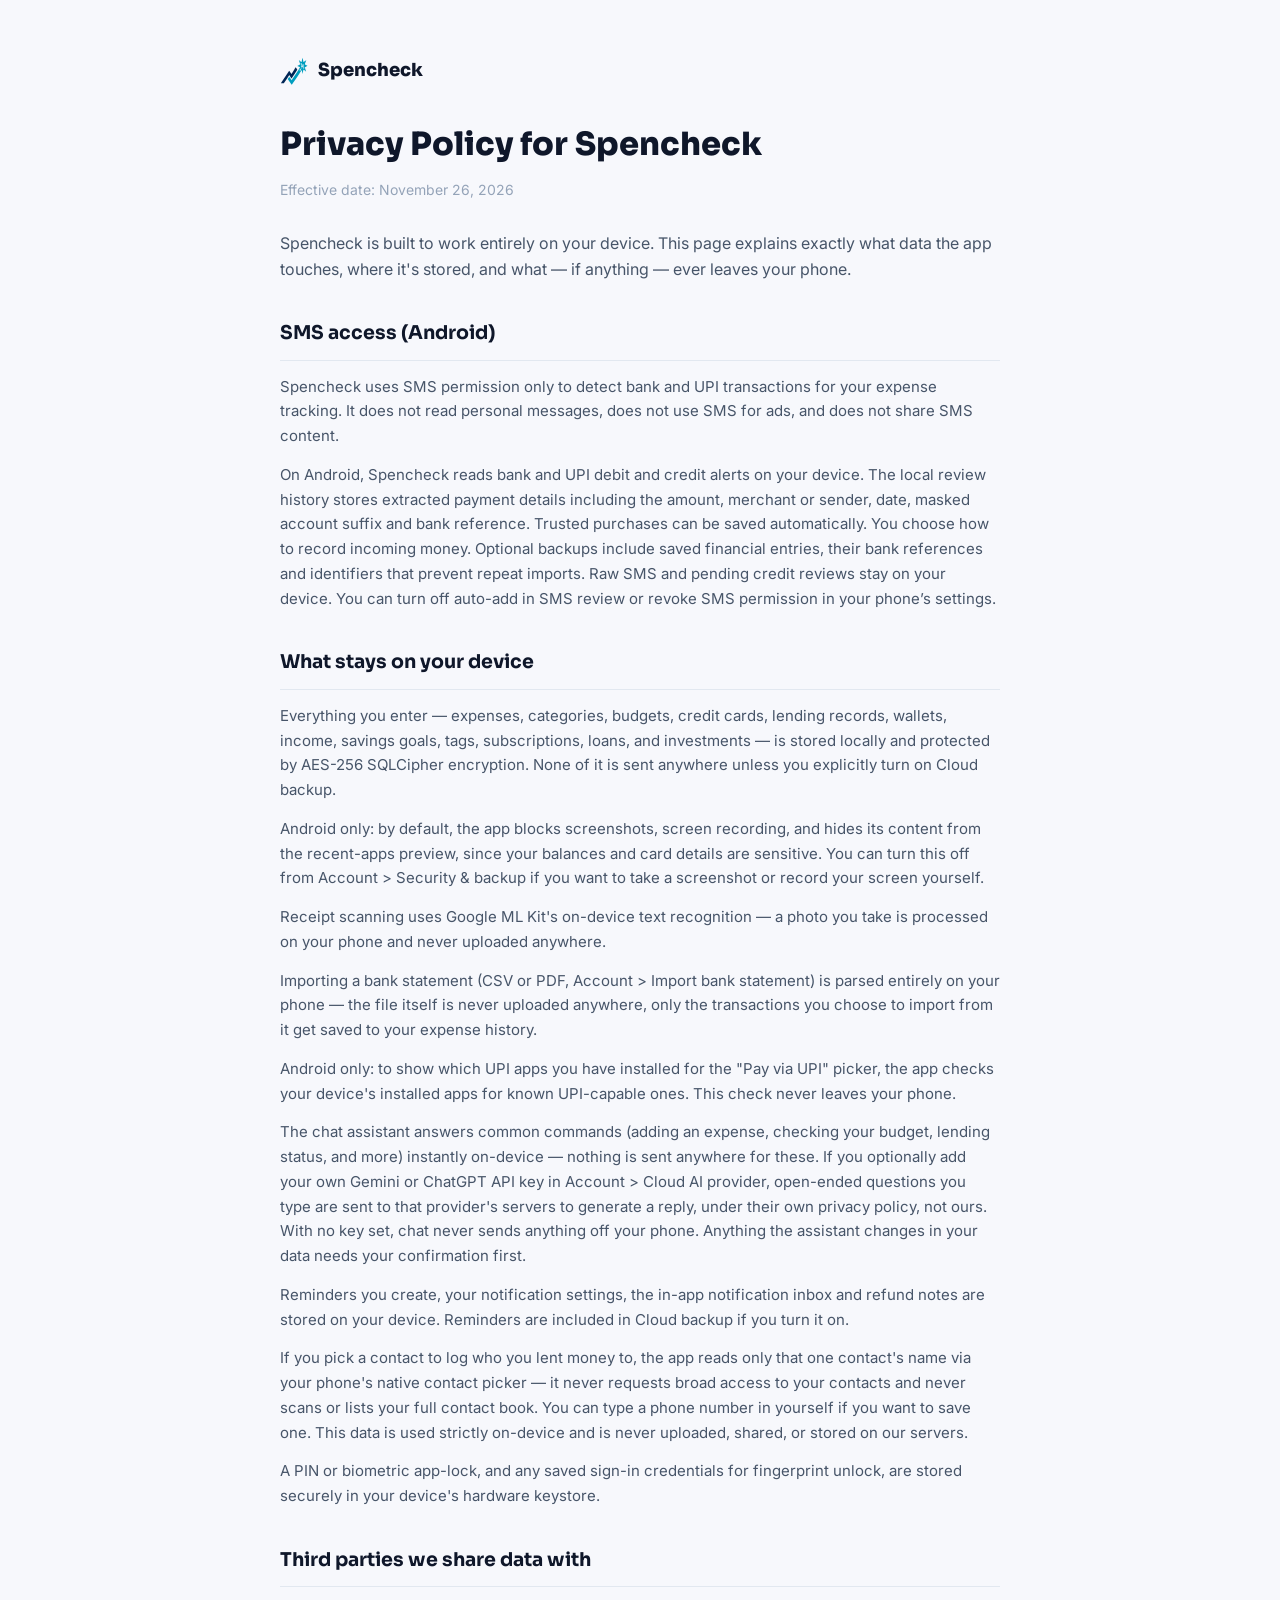
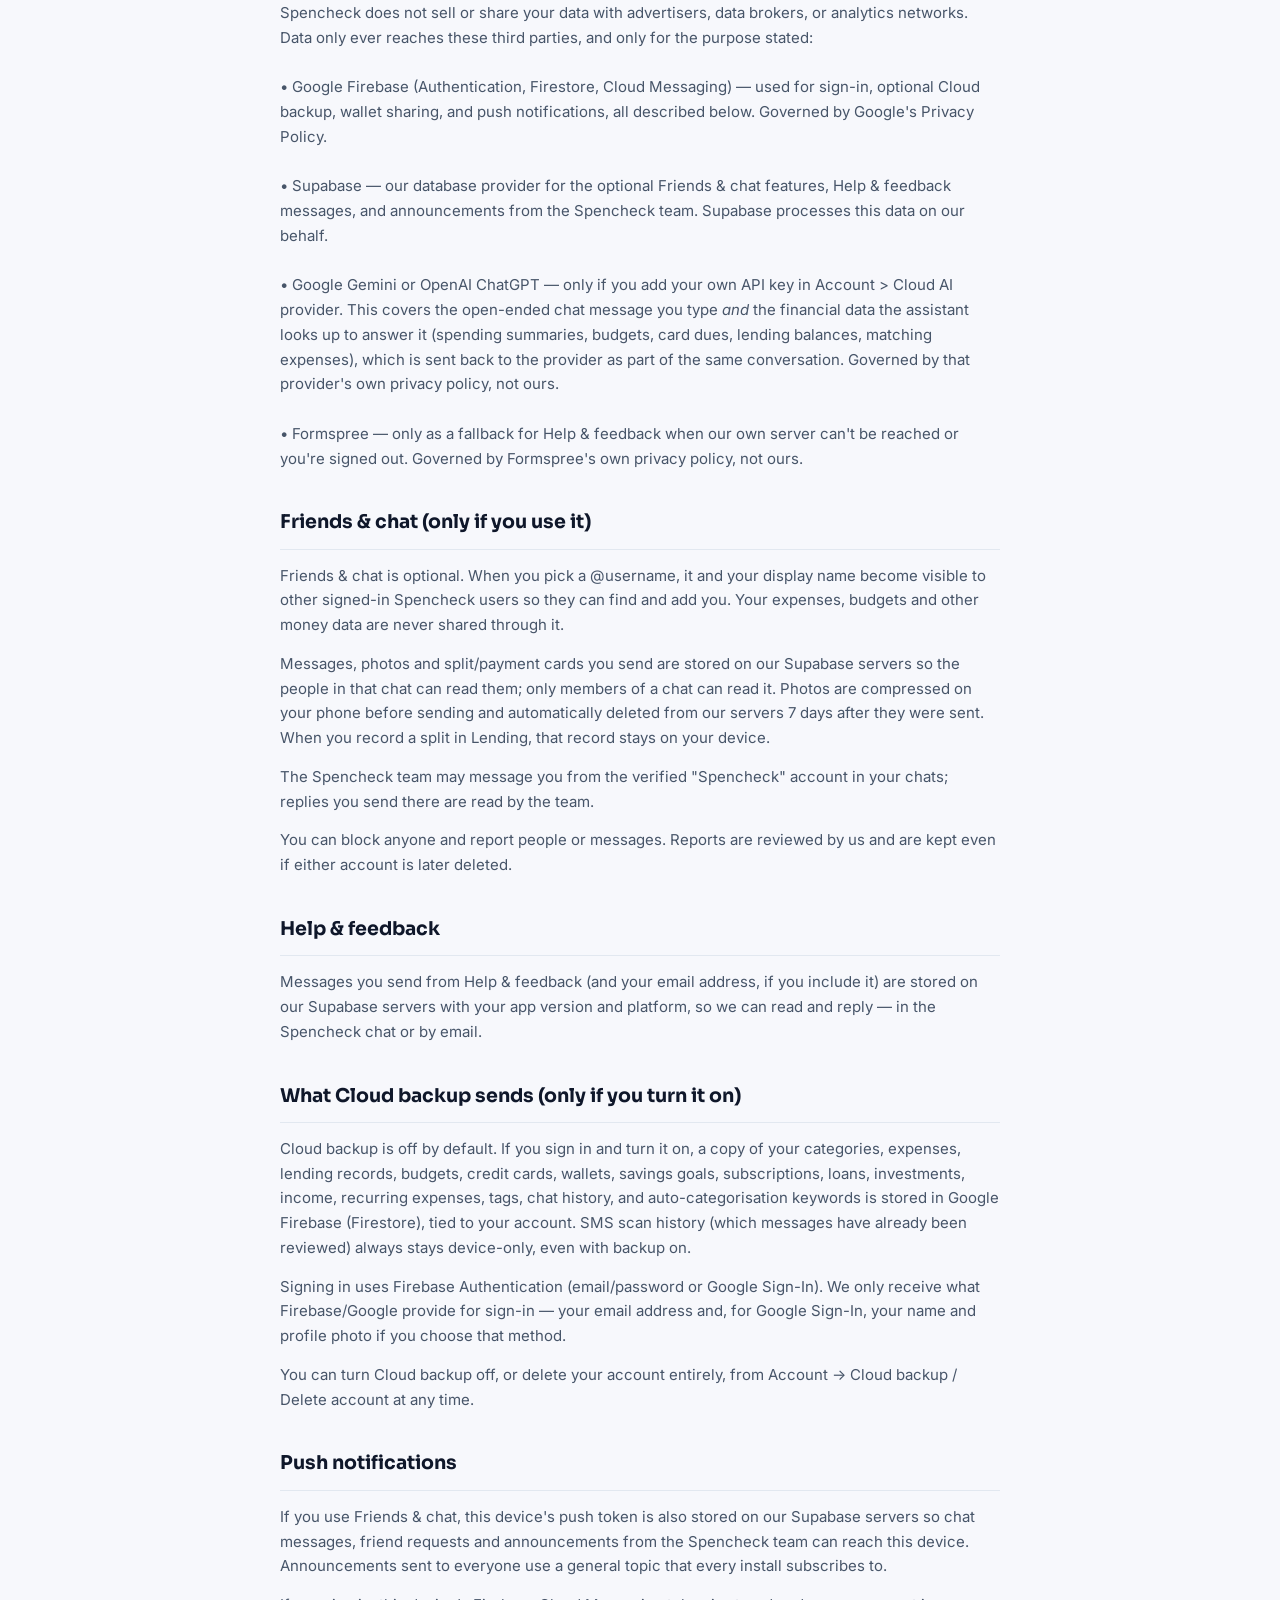
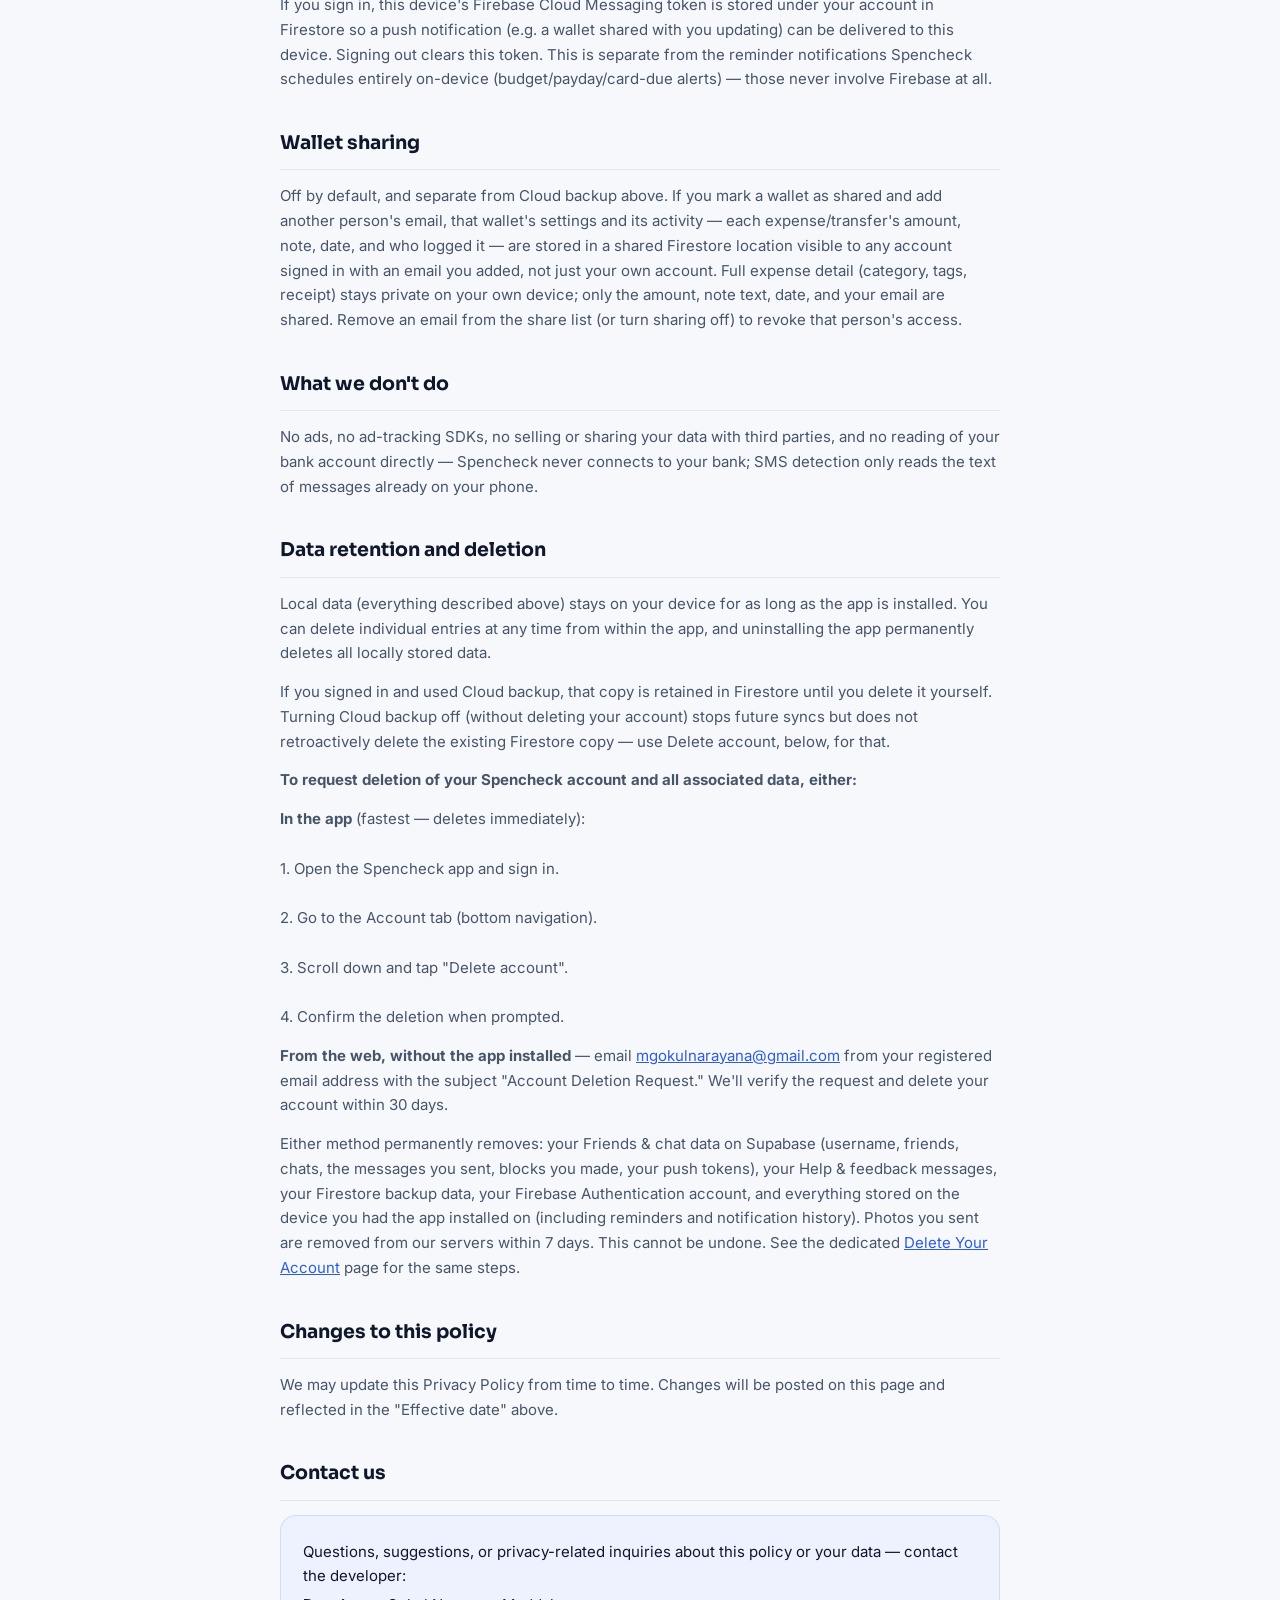
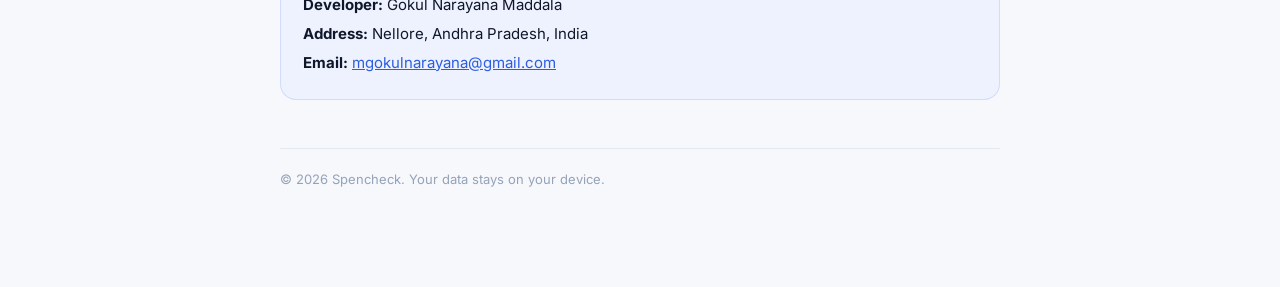
<file: privacy-policy.html>
<!DOCTYPE html>
<html lang="en">
<head>
<meta charset="UTF-8" />
<meta name="viewport" content="width=device-width, initial-scale=1.0" />
<title>Privacy Policy — Spencheck</title>
<meta name="description" content="Spencheck's privacy policy: what data the app touches, where it's stored, and what — if anything — ever leaves your phone." />
<link rel="preconnect" href="https://fonts.googleapis.com" />
<link rel="preconnect" href="https://fonts.gstatic.com" crossorigin />
<link href="https://fonts.googleapis.com/css2?family=Sora:wght@600;700;800&family=Inter:wght@400;500;600&display=swap" rel="stylesheet" />
<style>
  :root{
    --indigo:#2C5CE0; --indigo-soft:#EEF2FF;
    --base:#F7F8FC; --surface:#FFFFFF;
    --text-primary:#0F172A; --text-secondary:#475569; --text-muted:#94A3B8;
    --border:#E2E8F0;
  }
  *{box-sizing:border-box;}
  body{
    margin:0; background:var(--base); color:var(--text-primary);
    font-family:'Inter',system-ui,sans-serif; line-height:1.65;
  }
  .wrap{max-width:760px; margin:0 auto; padding:56px 20px 96px;}
  a{color:var(--indigo);}
  .brand{display:flex; align-items:center; gap:10px; margin-bottom:32px; text-decoration:none;}
  .brand img{width:28px; height:28px;}
  .brand span{font-family:'Sora',sans-serif; font-weight:800; font-size:18px; color:var(--text-primary);}
  h1{font-family:'Sora',sans-serif; font-weight:800; font-size:32px; margin:0 0 8px;}
  .meta{color:var(--text-muted); font-size:14px; margin-bottom:28px;}
  .intro{font-size:16px; color:var(--text-secondary); margin-bottom:36px;}
  h2{
    font-family:'Sora',sans-serif; font-weight:700; font-size:19px;
    margin:36px 0 14px; padding-bottom:10px; border-bottom:1px solid var(--border);
  }
  p{font-size:15px; color:var(--text-secondary); margin:0 0 14px; white-space:pre-line;}
  .contact-box{
    background:var(--indigo-soft); border:1px solid rgba(44,92,224,.15);
    border-radius:16px; padding:20px 22px; font-size:15px; color:var(--text-primary);
  }
  .contact-box p{margin:4px 0; color:var(--text-primary);}
  footer{margin-top:48px; padding-top:20px; border-top:1px solid var(--border); font-size:13px; color:var(--text-muted);}
</style>
</head>
<body>
<div class="wrap">
  <a class="brand" href="index.html">
    <img src="spenchecklogo.svg" alt="" />
    <span>Spencheck</span>
  </a>

  <h1>Privacy Policy for Spencheck</h1>
  <div class="meta">Effective date: November 26, 2026</div>
  <p class="intro">Spencheck is built to work entirely on your device. This page explains exactly what data the app touches, where it's stored, and what — if anything — ever leaves your phone.</p>

  <h2>SMS access (Android)</h2>
  <p>Spencheck uses SMS permission only to detect bank and UPI transactions for your expense tracking. It does not read personal messages, does not use SMS for ads, and does not share SMS content.</p>
  <p>On Android, Spencheck reads bank and UPI debit and credit alerts on your device. The local review history stores extracted payment details including the amount, merchant or sender, date, masked account suffix and bank reference. Trusted purchases can be saved automatically. You choose how to record incoming money. Optional backups include saved financial entries, their bank references and identifiers that prevent repeat imports. Raw SMS and pending credit reviews stay on your device. You can turn off auto-add in SMS review or revoke SMS permission in your phone’s settings.</p>

  <h2>What stays on your device</h2>
  <p>Everything you enter — expenses, categories, budgets, credit cards, lending records, wallets, income, savings goals, tags, subscriptions, loans, and investments — is stored locally and protected by AES-256 SQLCipher encryption. None of it is sent anywhere unless you explicitly turn on Cloud backup.</p>
  <p>Android only: by default, the app blocks screenshots, screen recording, and hides its content from the recent-apps preview, since your balances and card details are sensitive. You can turn this off from Account &gt; Security &amp; backup if you want to take a screenshot or record your screen yourself.</p>
  <p>Receipt scanning uses Google ML Kit's on-device text recognition — a photo you take is processed on your phone and never uploaded anywhere.</p>
  <p>Importing a bank statement (CSV or PDF, Account &gt; Import bank statement) is parsed entirely on your phone — the file itself is never uploaded anywhere, only the transactions you choose to import from it get saved to your expense history.</p>
  <p>Android only: to show which UPI apps you have installed for the "Pay via UPI" picker, the app checks your device's installed apps for known UPI-capable ones. This check never leaves your phone.</p>
  <p>The chat assistant answers common commands (adding an expense, checking your budget, lending status, and more) instantly on-device — nothing is sent anywhere for these. If you optionally add your own Gemini or ChatGPT API key in Account &gt; Cloud AI provider, open-ended questions you type are sent to that provider's servers to generate a reply, under their own privacy policy, not ours. With no key set, chat never sends anything off your phone. Anything the assistant changes in your data needs your confirmation first.</p>
  <p>Reminders you create, your notification settings, the in-app notification inbox and refund notes are stored on your device. Reminders are included in Cloud backup if you turn it on.</p>
  <p>If you pick a contact to log who you lent money to, the app reads only that one contact's name via your phone's native contact picker — it never requests broad access to your contacts and never scans or lists your full contact book. You can type a phone number in yourself if you want to save one. This data is used strictly on-device and is never uploaded, shared, or stored on our servers.</p>
  <p>A PIN or biometric app-lock, and any saved sign-in credentials for fingerprint unlock, are stored securely in your device's hardware keystore.</p>

  <h2>Third parties we share data with</h2>
  <p>Spencheck does not sell or share your data with advertisers, data brokers, or analytics networks. Data only ever reaches these third parties, and only for the purpose stated:

• Google Firebase (Authentication, Firestore, Cloud Messaging) — used for sign-in, optional Cloud backup, wallet sharing, and push notifications, all described below. Governed by Google's Privacy Policy.

• Supabase — our database provider for the optional Friends &amp; chat features, Help &amp; feedback messages, and announcements from the Spencheck team. Supabase processes this data on our behalf.

• Google Gemini or OpenAI ChatGPT — only if you add your own API key in Account &gt; Cloud AI provider. This covers the open-ended chat message you type <em>and</em> the financial data the assistant looks up to answer it (spending summaries, budgets, card dues, lending balances, matching expenses), which is sent back to the provider as part of the same conversation. Governed by that provider's own privacy policy, not ours.

• Formspree — only as a fallback for Help &amp; feedback when our own server can't be reached or you're signed out. Governed by Formspree's own privacy policy, not ours.</p>

  <h2>Friends &amp; chat (only if you use it)</h2>
  <p>Friends &amp; chat is optional. When you pick a @username, it and your display name become visible to other signed-in Spencheck users so they can find and add you. Your expenses, budgets and other money data are never shared through it.</p>
  <p>Messages, photos and split/payment cards you send are stored on our Supabase servers so the people in that chat can read them; only members of a chat can read it. Photos are compressed on your phone before sending and automatically deleted from our servers 7 days after they were sent. When you record a split in Lending, that record stays on your device.</p>
  <p>The Spencheck team may message you from the verified "Spencheck" account in your chats; replies you send there are read by the team.</p>
  <p>You can block anyone and report people or messages. Reports are reviewed by us and are kept even if either account is later deleted.</p>

  <h2>Help &amp; feedback</h2>
  <p>Messages you send from Help &amp; feedback (and your email address, if you include it) are stored on our Supabase servers with your app version and platform, so we can read and reply — in the Spencheck chat or by email.</p>

  <h2>What Cloud backup sends (only if you turn it on)</h2>
  <p>Cloud backup is off by default. If you sign in and turn it on, a copy of your categories, expenses, lending records, budgets, credit cards, wallets, savings goals, subscriptions, loans, investments, income, recurring expenses, tags, chat history, and auto-categorisation keywords is stored in Google Firebase (Firestore), tied to your account. SMS scan history (which messages have already been reviewed) always stays device-only, even with backup on.</p>
  <p>Signing in uses Firebase Authentication (email/password or Google Sign-In). We only receive what Firebase/Google provide for sign-in — your email address and, for Google Sign-In, your name and profile photo if you choose that method.</p>
  <p>You can turn Cloud backup off, or delete your account entirely, from Account → Cloud backup / Delete account at any time.</p>

  <h2>Push notifications</h2>
  <p>If you use Friends &amp; chat, this device's push token is also stored on our Supabase servers so chat messages, friend requests and announcements from the Spencheck team can reach this device. Announcements sent to everyone use a general topic that every install subscribes to.</p>
  <p>If you sign in, this device's Firebase Cloud Messaging token is stored under your account in Firestore so a push notification (e.g. a wallet shared with you updating) can be delivered to this device. Signing out clears this token. This is separate from the reminder notifications Spencheck schedules entirely on-device (budget/payday/card-due alerts) — those never involve Firebase at all.</p>

  <h2>Wallet sharing</h2>
  <p>Off by default, and separate from Cloud backup above. If you mark a wallet as shared and add another person's email, that wallet's settings and its activity — each expense/transfer's amount, note, date, and who logged it — are stored in a shared Firestore location visible to any account signed in with an email you added, not just your own account. Full expense detail (category, tags, receipt) stays private on your own device; only the amount, note text, date, and your email are shared. Remove an email from the share list (or turn sharing off) to revoke that person's access.</p>

  <h2>What we don't do</h2>
  <p>No ads, no ad-tracking SDKs, no selling or sharing your data with third parties, and no reading of your bank account directly — Spencheck never connects to your bank; SMS detection only reads the text of messages already on your phone.</p>

  <h2 id="delete-account">Data retention and deletion</h2>
  <p>Local data (everything described above) stays on your device for as long as the app is installed. You can delete individual entries at any time from within the app, and uninstalling the app permanently deletes all locally stored data.</p>
  <p>If you signed in and used Cloud backup, that copy is retained in Firestore until you delete it yourself. Turning Cloud backup off (without deleting your account) stops future syncs but does not retroactively delete the existing Firestore copy — use Delete account, below, for that.</p>
  <p><strong>To request deletion of your Spencheck account and all associated data, either:</strong></p>
  <p><strong>In the app</strong> (fastest — deletes immediately):<br>
  1. Open the Spencheck app and sign in.<br>
  2. Go to the Account tab (bottom navigation).<br>
  3. Scroll down and tap "Delete account".<br>
  4. Confirm the deletion when prompted.</p>
  <p><strong>From the web, without the app installed</strong> — email <a href="mailto:mgokulnarayana@gmail.com?subject=Account%20Deletion%20Request">mgokulnarayana@gmail.com</a> from your registered email address with the subject "Account Deletion Request." We'll verify the request and delete your account within 30 days.</p>
  <p>Either method permanently removes: your Friends &amp; chat data on Supabase (username, friends, chats, the messages you sent, blocks you made, your push tokens), your Help &amp; feedback messages, your Firestore backup data, your Firebase Authentication account, and everything stored on the device you had the app installed on (including reminders and notification history). Photos you sent are removed from our servers within 7 days. This cannot be undone. See the dedicated <a href="delete-account.html">Delete Your Account</a> page for the same steps.</p>
  <h2>Changes to this policy</h2>
  <p>We may update this Privacy Policy from time to time. Changes will be posted on this page and reflected in the "Effective date" above.</p>

  <h2>Contact us</h2>
  <div class="contact-box">
    <p>Questions, suggestions, or privacy-related inquiries about this policy or your data — contact the developer:</p>
    <p><strong>Developer:</strong> Gokul Narayana Maddala</p>
    <p><strong>Address:</strong> Nellore, Andhra Pradesh, India</p>
    <p><strong>Email:</strong> <a href="mailto:mgokulnarayana@gmail.com">mgokulnarayana@gmail.com</a></p>
  </div>

  <footer>&copy; 2026 Spencheck. Your data stays on your device.</footer>
</div>
</body>
</html>
</file>
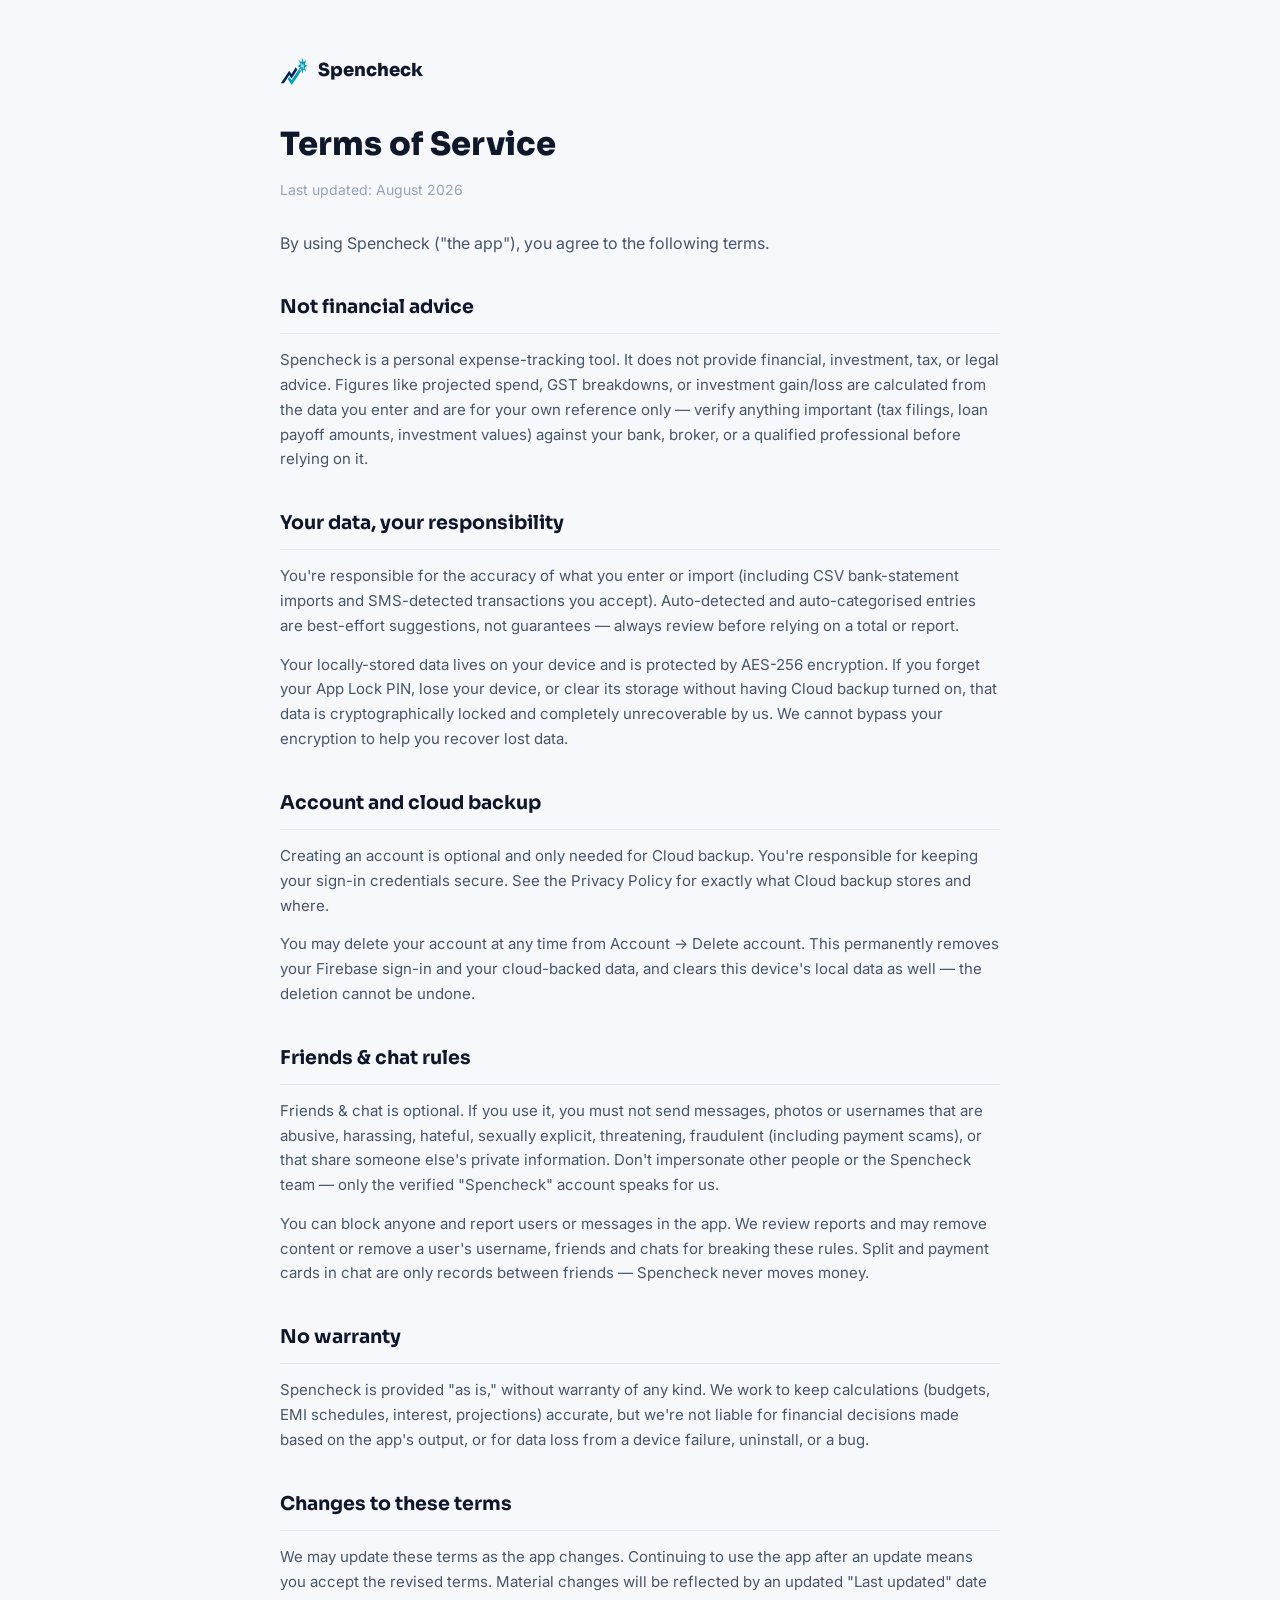
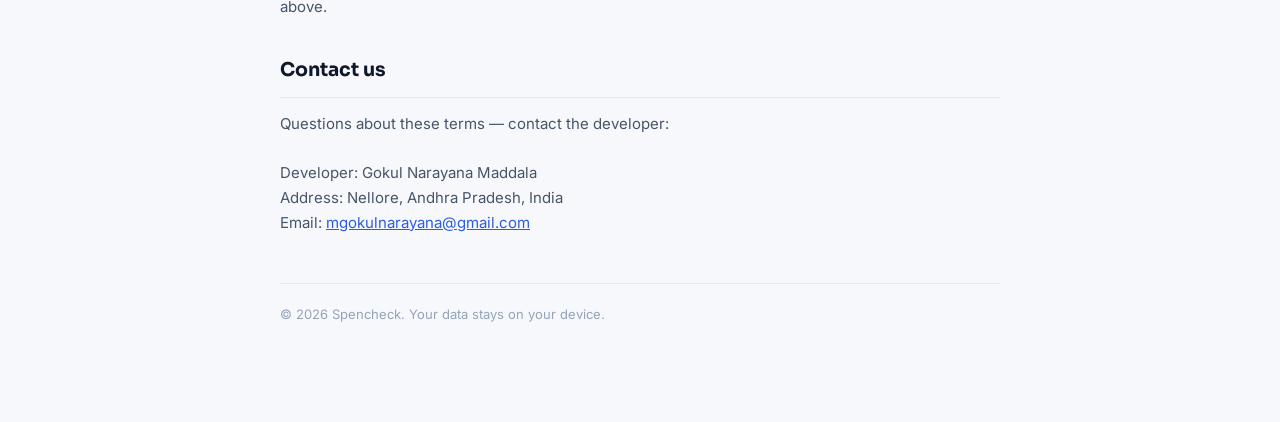
<file: terms-of-service.html>
<!DOCTYPE html>
<html lang="en">
<head>
<meta charset="UTF-8" />
<meta name="viewport" content="width=device-width, initial-scale=1.0" />
<title>Terms of Service — Spencheck</title>
<meta name="description" content="Spencheck's terms of service: what you agree to by using the app." />
<link rel="preconnect" href="https://fonts.googleapis.com" />
<link rel="preconnect" href="https://fonts.gstatic.com" crossorigin />
<link href="https://fonts.googleapis.com/css2?family=Sora:wght@600;700;800&family=Inter:wght@400;500;600&display=swap" rel="stylesheet" />
<style>
  :root{
    --indigo:#2C5CE0; --indigo-soft:#EEF2FF;
    --base:#F7F8FC; --surface:#FFFFFF;
    --text-primary:#0F172A; --text-secondary:#475569; --text-muted:#94A3B8;
    --border:#E2E8F0;
  }
  *{box-sizing:border-box;}
  body{
    margin:0; background:var(--base); color:var(--text-primary);
    font-family:'Inter',system-ui,sans-serif; line-height:1.65;
  }
  .wrap{max-width:760px; margin:0 auto; padding:56px 20px 96px;}
  a{color:var(--indigo);}
  .brand{display:flex; align-items:center; gap:10px; margin-bottom:32px; text-decoration:none;}
  .brand img{width:28px; height:28px;}
  .brand span{font-family:'Sora',sans-serif; font-weight:800; font-size:18px; color:var(--text-primary);}
  h1{font-family:'Sora',sans-serif; font-weight:800; font-size:32px; margin:0 0 8px;}
  .meta{color:var(--text-muted); font-size:14px; margin-bottom:28px;}
  .intro{font-size:16px; color:var(--text-secondary); margin-bottom:36px;}
  h2{
    font-family:'Sora',sans-serif; font-weight:700; font-size:19px;
    margin:36px 0 14px; padding-bottom:10px; border-bottom:1px solid var(--border);
  }
  p{font-size:15px; color:var(--text-secondary); margin:0 0 14px; white-space:pre-line;}
  footer{margin-top:48px; padding-top:20px; border-top:1px solid var(--border); font-size:13px; color:var(--text-muted);}
</style>
</head>
<body>
<div class="wrap">
  <a class="brand" href="index.html">
    <img src="spenchecklogo.svg" alt="" />
    <span>Spencheck</span>
  </a>

  <h1>Terms of Service</h1>
  <div class="meta">Last updated: August 2026</div>
  <p class="intro">By using Spencheck ("the app"), you agree to the following terms.</p>

  <h2>Not financial advice</h2>
  <p>Spencheck is a personal expense-tracking tool. It does not provide financial, investment, tax, or legal advice. Figures like projected spend, GST breakdowns, or investment gain/loss are calculated from the data you enter and are for your own reference only — verify anything important (tax filings, loan payoff amounts, investment values) against your bank, broker, or a qualified professional before relying on it.</p>

  <h2>Your data, your responsibility</h2>
  <p>You're responsible for the accuracy of what you enter or import (including CSV bank-statement imports and SMS-detected transactions you accept). Auto-detected and auto-categorised entries are best-effort suggestions, not guarantees — always review before relying on a total or report.</p>
  <p>Your locally-stored data lives on your device and is protected by AES-256 encryption. If you forget your App Lock PIN, lose your device, or clear its storage without having Cloud backup turned on, that data is cryptographically locked and completely unrecoverable by us. We cannot bypass your encryption to help you recover lost data.</p>

  <h2>Account and cloud backup</h2>
  <p>Creating an account is optional and only needed for Cloud backup. You're responsible for keeping your sign-in credentials secure. See the Privacy Policy for exactly what Cloud backup stores and where.</p>
  <p>You may delete your account at any time from Account → Delete account. This permanently removes your Firebase sign-in and your cloud-backed data, and clears this device's local data as well — the deletion cannot be undone.</p>

  <h2>Friends &amp; chat rules</h2>
  <p>Friends &amp; chat is optional. If you use it, you must not send messages, photos or usernames that are abusive, harassing, hateful, sexually explicit, threatening, fraudulent (including payment scams), or that share someone else's private information. Don't impersonate other people or the Spencheck team — only the verified "Spencheck" account speaks for us.</p>
  <p>You can block anyone and report users or messages in the app. We review reports and may remove content or remove a user's username, friends and chats for breaking these rules. Split and payment cards in chat are only records between friends — Spencheck never moves money.</p>

  <h2>No warranty</h2>
  <p>Spencheck is provided "as is," without warranty of any kind. We work to keep calculations (budgets, EMI schedules, interest, projections) accurate, but we're not liable for financial decisions made based on the app's output, or for data loss from a device failure, uninstall, or a bug.</p>

  <h2>Changes to these terms</h2>
  <p>We may update these terms as the app changes. Continuing to use the app after an update means you accept the revised terms. Material changes will be reflected by an updated "Last updated" date above.</p>

  <h2>Contact us</h2>
  <p>Questions about these terms — contact the developer:

Developer: Gokul Narayana Maddala
Address: Nellore, Andhra Pradesh, India
Email: <a href="mailto:mgokulnarayana@gmail.com">mgokulnarayana@gmail.com</a></p>

  <footer>&copy; 2026 Spencheck. Your data stays on your device.</footer>
</div>
</body>
</html>
</file>
